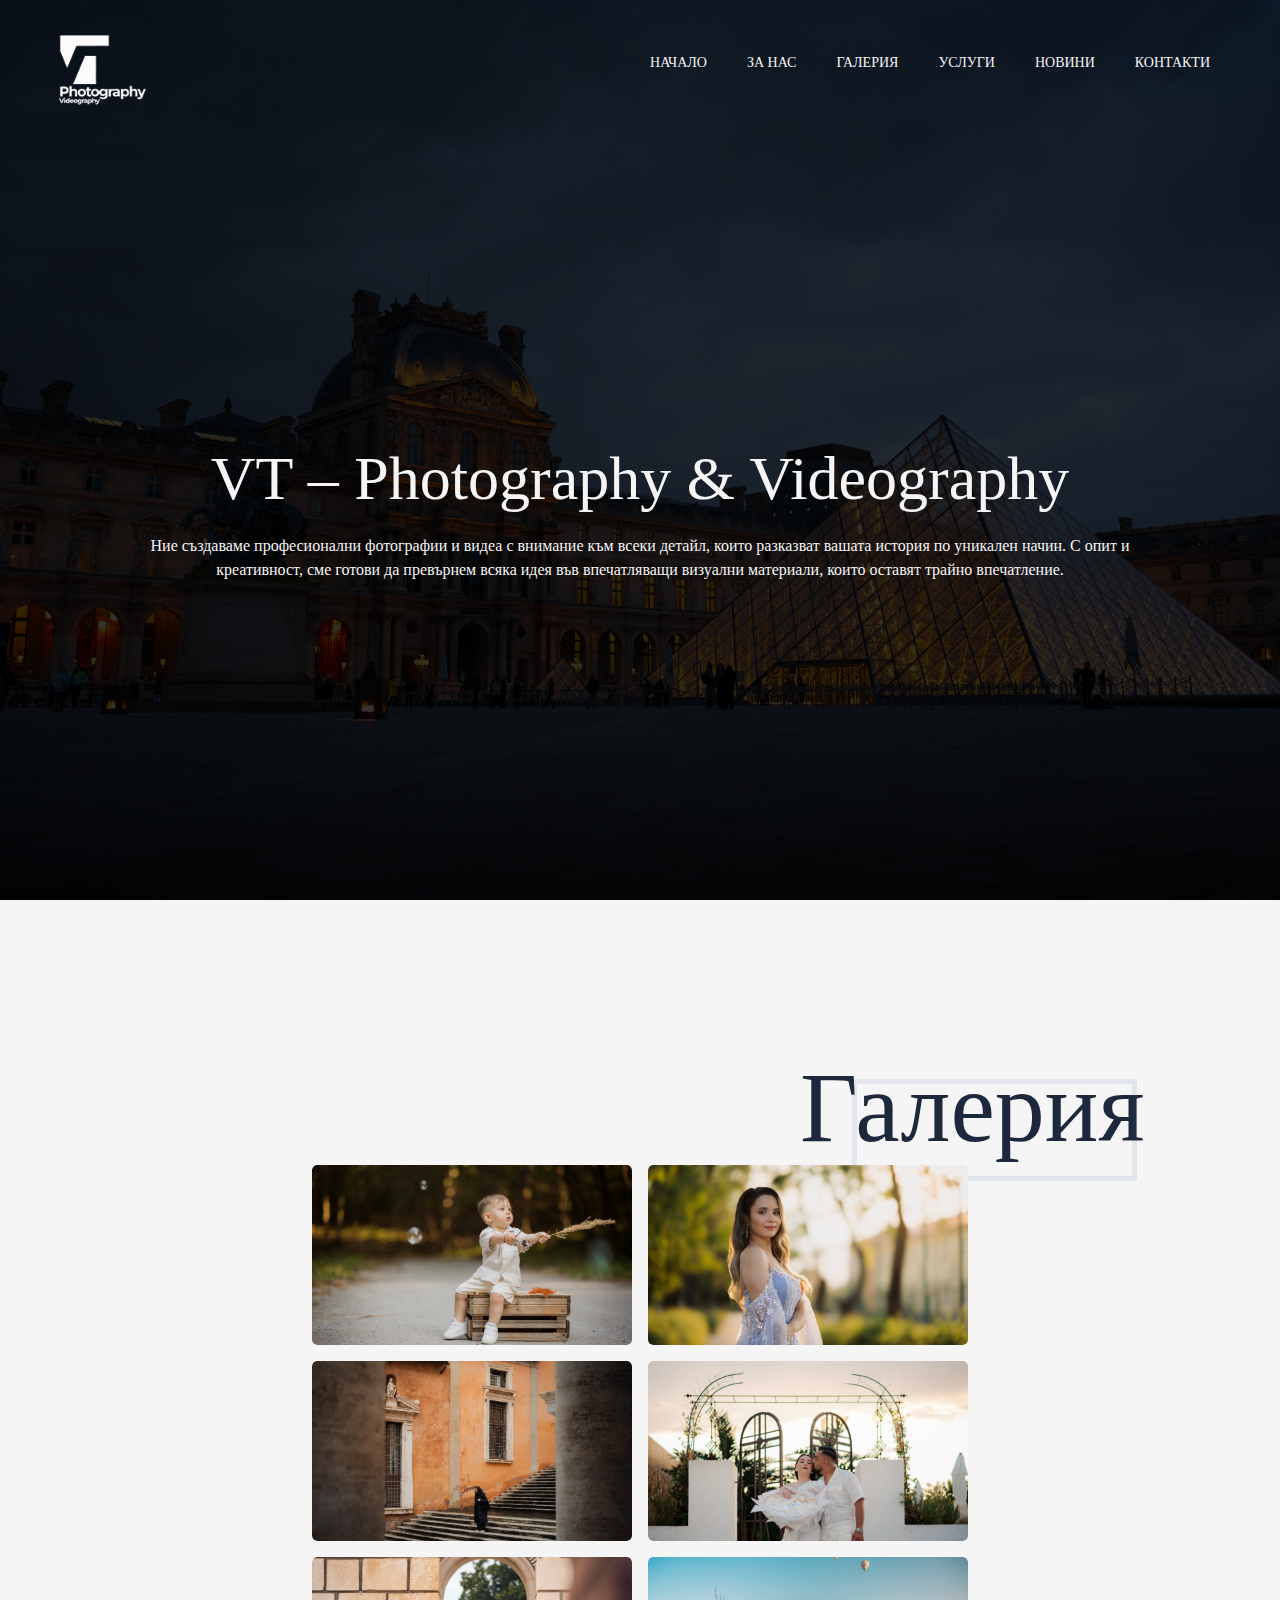
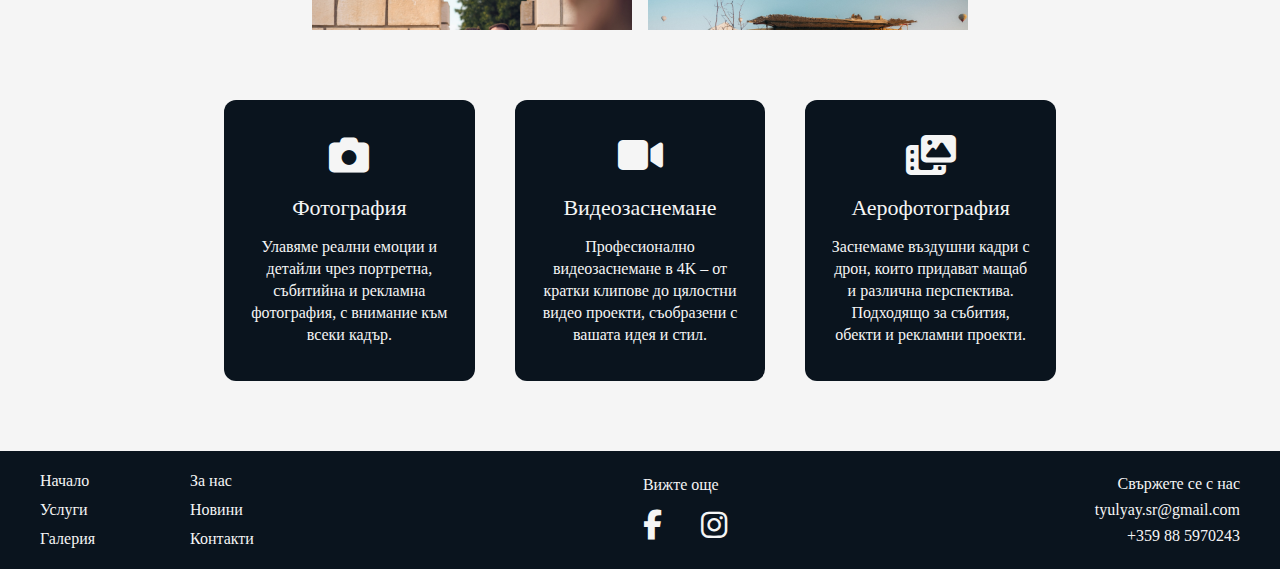
<file: index.html>
<!DOCTYPE html>
<html lang="bg">
<head>
    <meta charset="UTF-8">
    <meta name="viewport" content="width=device-width, initial-scale=1.0">
    <meta name="description" content="VT – Photography & Videography предлага професионална фотография и видеозаснемане за сватби, събития, проекти и реклами.">
    <meta name="keywords" content="фотография, видеозаснемане, VT Photography">
    <title>VT – Photography & Videography | Начало</title>
    <link rel="stylesheet" href="css/style.css">
    <link rel="stylesheet" href="css/responsive.css">
    <link rel="stylesheet" href="https://cdnjs.cloudflare.com/ajax/libs/font-awesome/6.5.0/css/all.min.css">
</head>
<body>
    <section class="header">
        <nav>
            <a href="index.html"><img src="images/header-logo.jpeg" alt="logo"></a>
            
            <div class="menu-toggle" id="menuToggle">
                <i class="fas fa-bars"></i>
            </div>

            <div class="nav-links" id="navLinks"> 
                <ul>
                    <li><a href="index.html">НАЧАЛО</a></li>
                    <li><a href="aboutus.html">ЗА НАС</a></li>
                    <li><a href="gallery.html">ГАЛЕРИЯ</a></li>
                    <li><a href="services.html">УСЛУГИ</a></li>
                    <li><a href="news.html">НОВИНИ</a></li>
                    <li><a href="contactus.html">КОНТАКТИ</a></li>
                </ul>
            </div>
        </nav>
        <div class="text-box">
            <h1>VT – Photography & Videography</h1>
            <p>
                Ние създаваме професионални фотографии и видеа с внимание към всеки детайл, които разказват вашата история по уникален начин.                     
                С опит и креативност, сме готови да превърнем всяка идея във впечатляващи визуални материали, които оставят трайно впечатление.
            </p>
        </div>
    </section>

    <section class="gallery-home">
        <h1 class="heading">Галерия</h1>
        <div class="container">
            <div class="child-container">
                <img src="images/pic1.jpeg" alt="изображение1">
            </div>
            <div class="child-container">
                <img src="images/pic2.jpeg" alt="изображение2">
            </div>
            <div class="child-container">
                <img src="images/pic3.jpeg" alt="изображение3">
            </div>
            <div class="child-container">
                <img src="images/pic4.jpeg" alt="изображение4">
            </div>
            <div class="child-container">
                <img src="images/pic5.jpeg" alt="изображение5">
            </div>
            <div class="child-container">
                <img src="images/pic6.jpeg" alt="изображение6">
            </div>
            <div class="child-container">
                <img src="images/pic7.jpeg" alt="изображение7">
            </div>
            <div class="child-container">
                <img src="images/pic8.jpeg" alt="изображение8">
            </div>
            <div class="child-container">
                <img src="images/pic9.jpeg" alt="изображение9">
            </div>
            <div class="child-container">
                <img src="images/pic10.jpeg" alt="изображение10">
            </div>
            <div class="child-container">
                <img src="images/pic11.jpeg" alt="изображение11">
            </div>
            <div class="child-container">
                <img src="images/pic12.jpeg" alt="изображение12">
            </div>
            <div class="child-container">
                <img src="images/pic13.jpeg" alt="изображение13">
            </div>
            <div class="child-container">
                <img src="images/pic14.jpeg" alt="изображение14">
            </div>
        </div>
    </section>

    <section class="services-preview">
        <div class="services-boxes">
            <div class="service-box">
                <i class="fas fa-camera"></i>
                <h3>Фотография</h3>
                <p>
                    Улавяме реални емоции и детайли чрез
                    портретна, събитийна и рекламна фотография,
                    с внимание към всеки кадър.
                </p>
            </div>
            <div class="service-box">
                <i class="fas fa-video"></i>
                <h3>Видеозаснемане</h3>
                <p>
                    Професионално видеозаснемане в 4K –
                    от кратки клипове до цялостни видео проекти,
                    съобразени с вашата идея и стил.
                </p>
            </div>
            <div class="service-box">
                <i class="fas fa-photo-video"></i>
                <h3>Аерофотография</h3>
                <p>
                    Заснемаме въздушни кадри с дрон,
                    които придават мащаб и различна перспектива.
                    Подходящо за събития, обекти и рекламни проекти.
                </p>
            </div>
        </div>
    </section>

    <footer class="footer">
        <div class="footer-container">
            <div class="footer-nav">
                <ul>
                    <li><a href="index.html">Начало</a></li>
                    <li><a href="aboutus.html">За нас</a></li>
                    <li><a href="services.html">Услуги</a></li>
                    <li><a href="news.html">Новини</a></li>
                    <li><a href="gallery.html">Галерия</a></li>
                    <li><a href="contactus.html">Контакти</a></li>
                </ul>
            </div>
            <div class="footer-socials">
                <p>Вижте още</p>
                <a href="https://www.facebook.com/share/1BGQAAUR4B/?mibextid=wwXIfr" target="_blank"><i class="fab fa-facebook-f"></i></a>
                <a href="https://www.instagram.com/vedat_photography?igsh=MXJ4cHM3d3U0Z2x2bg==" target="_blank"><i class="fab fa-instagram"></i></a>
            </div>
            <div class="footer-contact">
                <p>Свържете се с нас</p>
                <p>tyulyay.sr@gmail.com</p>
                <p>+359 88 5970243</p>
            </div>
        </div>
    </footer>

    <script src="javascript/script.js"></script>
</body>
</html>
</file>
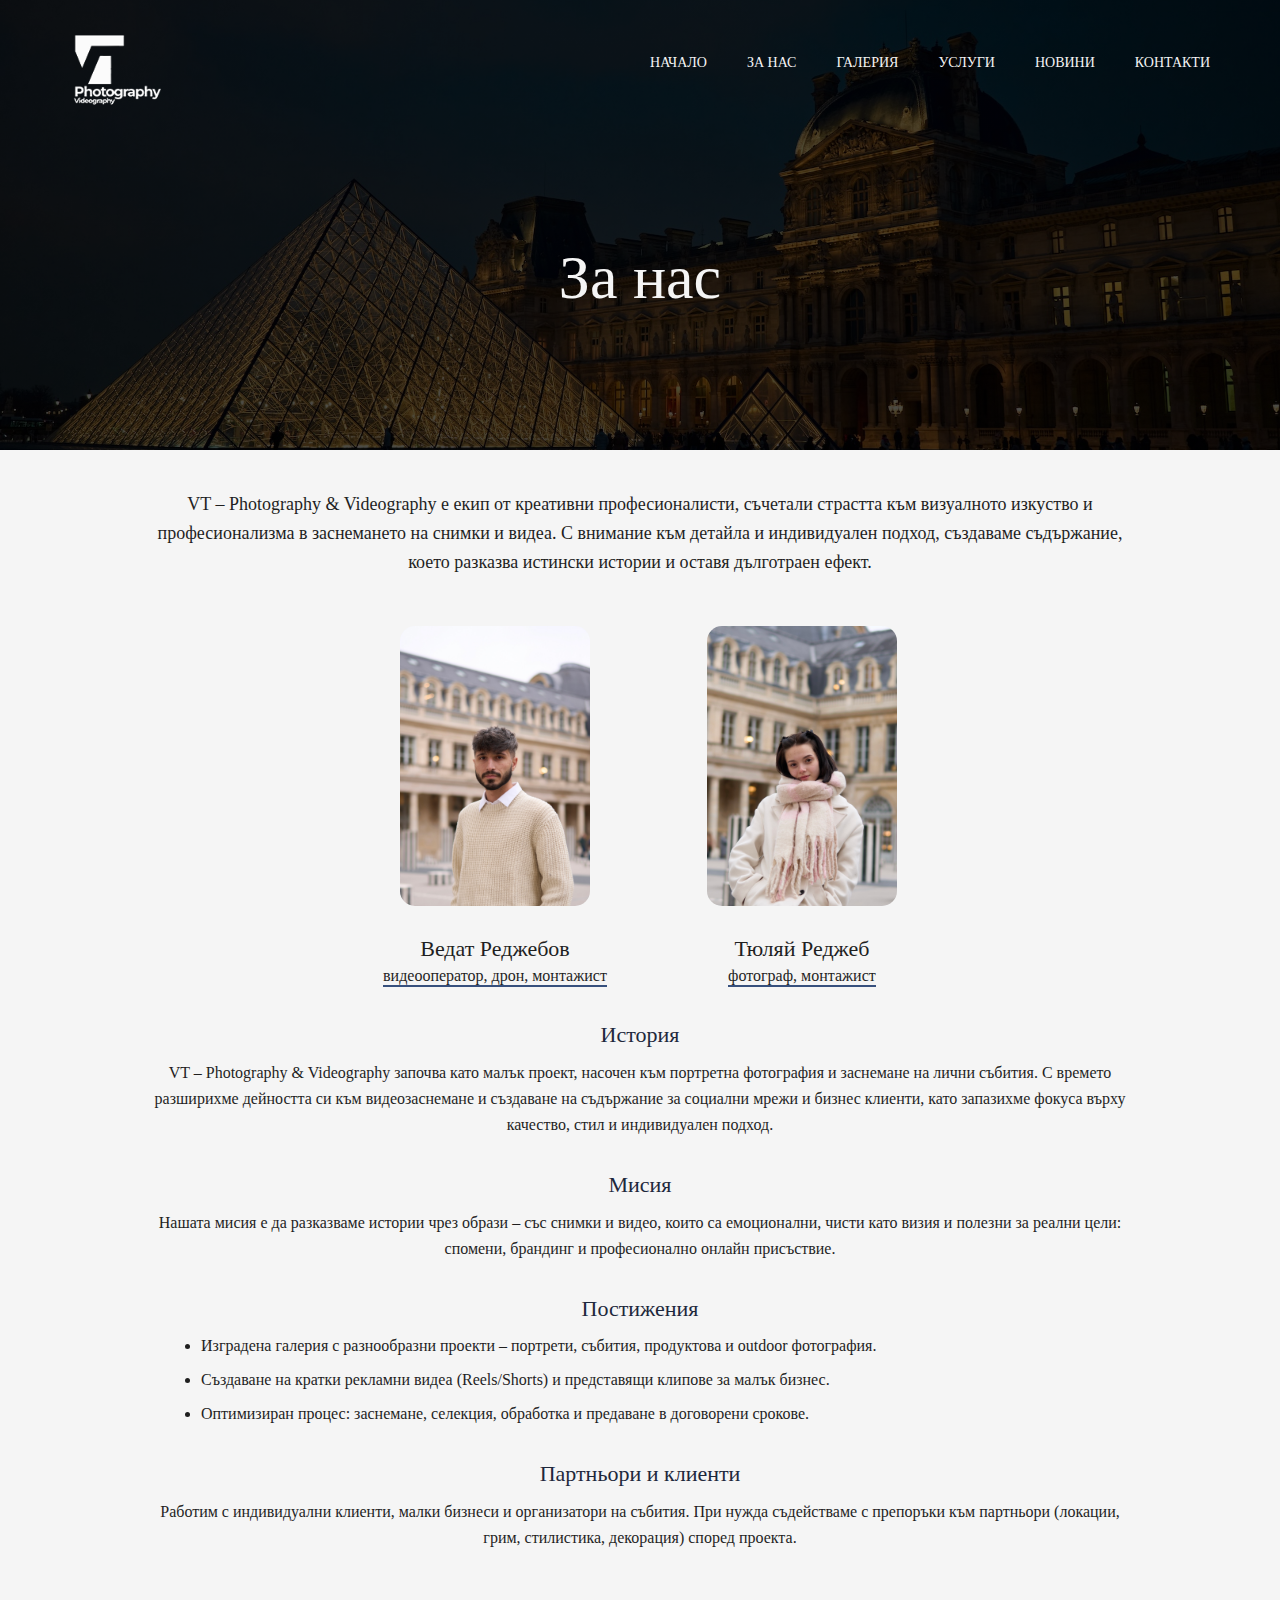
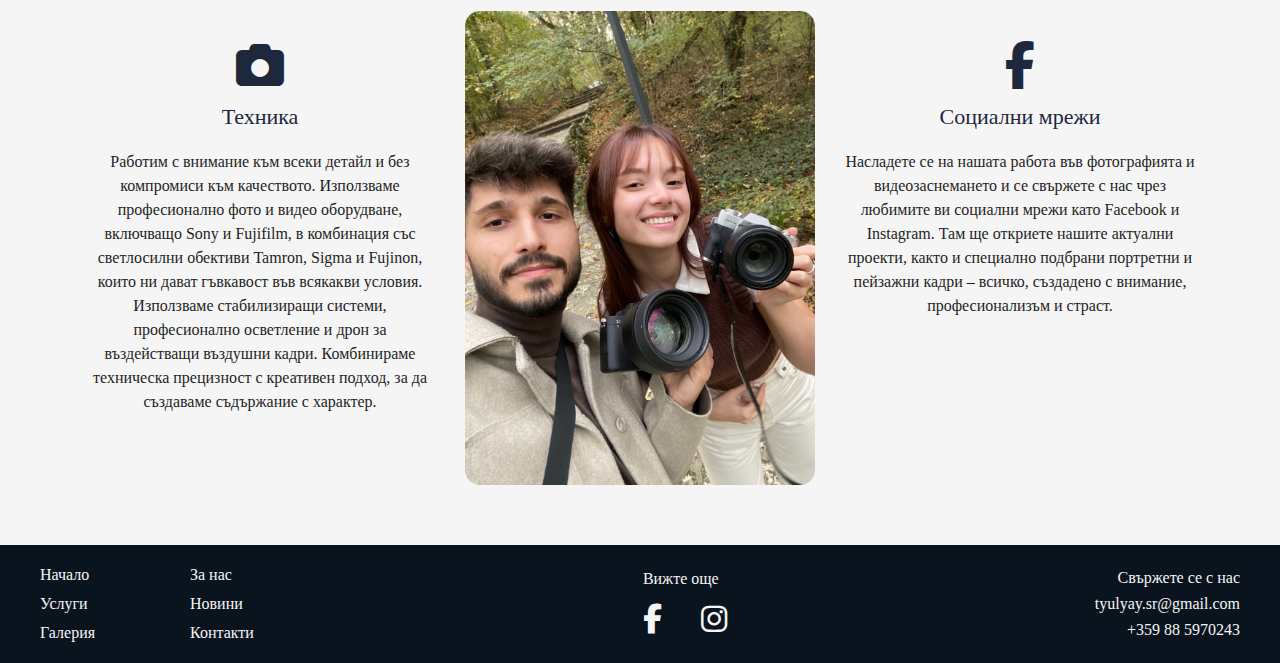
<file: aboutus.html>
<!DOCTYPE html>
<html lang="bg">
<head>
    <meta charset="UTF-8">
    <meta name="viewport" content="width=device-width, initial-scale=1.0">
    <meta name="description" content="VT – Photography & Videography екип и техника.">
    <meta name="keywords" content="фотография, видеозаснемане, екип, техника, VT Photography">
    <title>VT – Photography & Videography | За нас</title>
    <link rel="stylesheet" href="css/style.css">
    <link rel="stylesheet" href="css/responsive.css">
    <link rel="stylesheet" href="https://cdnjs.cloudflare.com/ajax/libs/font-awesome/6.5.0/css/all.min.css">
</head>
<body>
    <section class="sub-header">
       <nav>
            <a href="index.html"><img src="images/header-logo.jpeg" alt="logo"></a>

            <div class="menu-toggle" id="menuToggle">
                <i class="fas fa-bars"></i>
            </div>

            <div class="nav-links" id="navLinks"> 
                <ul>
                    <li><a href="index.html">НАЧАЛО</a></li>
                    <li><a href="aboutus.html">ЗА НАС</a></li>
                    <li><a href="gallery.html">ГАЛЕРИЯ</a></li>
                    <li><a href="services.html">УСЛУГИ</a></li>
                    <li><a href="news.html">НОВИНИ</a></li>
                    <li><a href="contactus.html">КОНТАКТИ</a></li>
                </ul>
            </div>
        </nav>
        <div class="text-box">
            <h1>За нас</h1>
        </div>
    </section>

    <section class="team">
        <div class="team-text-container">
            <p>
                VT – Photography & Videography е екип от креативни професионалисти, съчетали страстта към визуалното изкуство и професионализма в заснемането на снимки и видеа. 
                С внимание към детайла и индивидуален подход, създаваме съдържание, което разказва истински истории и оставя дълготраен ефект.
            </p>
        </div>
        <div class="team-container">
            <div class="team-member">
                <img src="images/vedat.jpeg" alt="Ведат Реджебов">
                <h3>Ведат Реджебов</h3>
                <p>видеооператор, дрон, монтажист</p>
            </div>
            <div class="team-member">
                <img src="images/tyulyay.jpeg" alt="Тюляй Реджеб">
                <h3>Тюляй Реджеб</h3>
                <p>фотограф, монтажист</p>
            </div>
        </div>

        <div class="about-details">
            <h2>История</h2>
            <p>
                VT – Photography & Videography започва като малък проект, насочен към портретна фотография и заснемане на лични събития.
                С времето разширихме дейността си към видеозаснемане и създаване на съдържание за социални мрежи и бизнес клиенти,
                като запазихме фокуса върху качество, стил и индивидуален подход.
            </p>
            <h2>Мисия</h2>
            <p>
                Нашата мисия е да разказваме истории чрез образи – със снимки и видео, които са емоционални, чисти като визия
                и полезни за реални цели: спомени, брандинг и професионално онлайн присъствие.
            </p>
            <h2>Постижения</h2>
            <ul class="about-list">
                <li>Изградена галерия с разнообразни проекти – портрети, събития, продуктова и outdoor фотография.</li>
                <li>Създаване на кратки рекламни видеа (Reels/Shorts) и представящи клипове за малък бизнес.</li>
                <li>Оптимизиран процес: заснемане, селекция, обработка и предаване в договорени срокове.</li>
            </ul>
            <h2>Партньори и клиенти</h2>
            <p>
                Работим с индивидуални клиенти, малки бизнеси и организатори на събития. При нужда съдействаме с препоръки към партньори
                (локации, грим, стилистика, декорация) според проекта.
            </p>
        </div>

        <div class="team-more-container">
            <div class="team-more">
                <i class="fas fa-camera"></i>
                <h3>Техника</h3>
                <p>
                    Работим с внимание към всеки детайл и без компромиси към качеството. Използваме професионално фото и видео оборудване, включващо Sony и Fujifilm, 
                    в комбинация със светлосилни обективи Tamron, Sigma и Fujinon, които ни дават гъвкавост във всякакви условия.
                    Използваме стабилизиращи системи, професионално осветление и дрон за въздействащи въздушни кадри. 
                    Комбинираме техническа прецизност с креативен подход, за да създаваме съдържание с характер.
                </p>
            </div>
            <div class="team-more">
                <img src="images/teamVT.jpeg" alt="Екип VT">
            </div>
            <div class="team-more">
                <i class="fab fa-facebook-f"></i>
                <h3>Социални мрежи</h3>
                <p>
                    Насладете се на нашата работа във фотографията и видеозаснемането и се свържете с нас чрез любимите 
                    ви социални мрежи като Facebook и Instagram. Там ще откриете нашите актуални проекти, както и специално подбрани 
                    портретни и пейзажни кадри – всичко, създадено с внимание, професионализъм и страст.
                </p>
            </div>
        </div>
    </section>

    <footer class="footer">
        <div class="footer-container">
            <div class="footer-nav">
                <ul>
                    <li><a href="index.html">Начало</a></li>
                    <li><a href="aboutus.html">За нас</a></li>
                    <li><a href="services.html">Услуги</a></li>
                    <li><a href="news.html">Новини</a></li>
                    <li><a href="gallery.html">Галерия</a></li>
                    <li><a href="contactus.html">Контакти</a></li>
                </ul>
            </div>
            <div class="footer-socials">
                <p>Вижте още</p>
                <a href="https://www.facebook.com/share/1BGQAAUR4B/?mibextid=wwXIfr" target="_blank"><i class="fab fa-facebook-f"></i></a>
                <a href="https://www.instagram.com/vedat_photography?igsh=MXJ4cHM3d3U0Z2x2bg==" target="_blank"><i class="fab fa-instagram"></i></a>
            </div>
            <div class="footer-contact">
                <p>Свържете се с нас</p>
                <p>tyulyay.sr@gmail.com</p>
                <p>+359 88 5970243</p>
            </div>
        </div>
    </footer>

    <script src="javascript/script.js"></script>
</body>
</html>
</file>
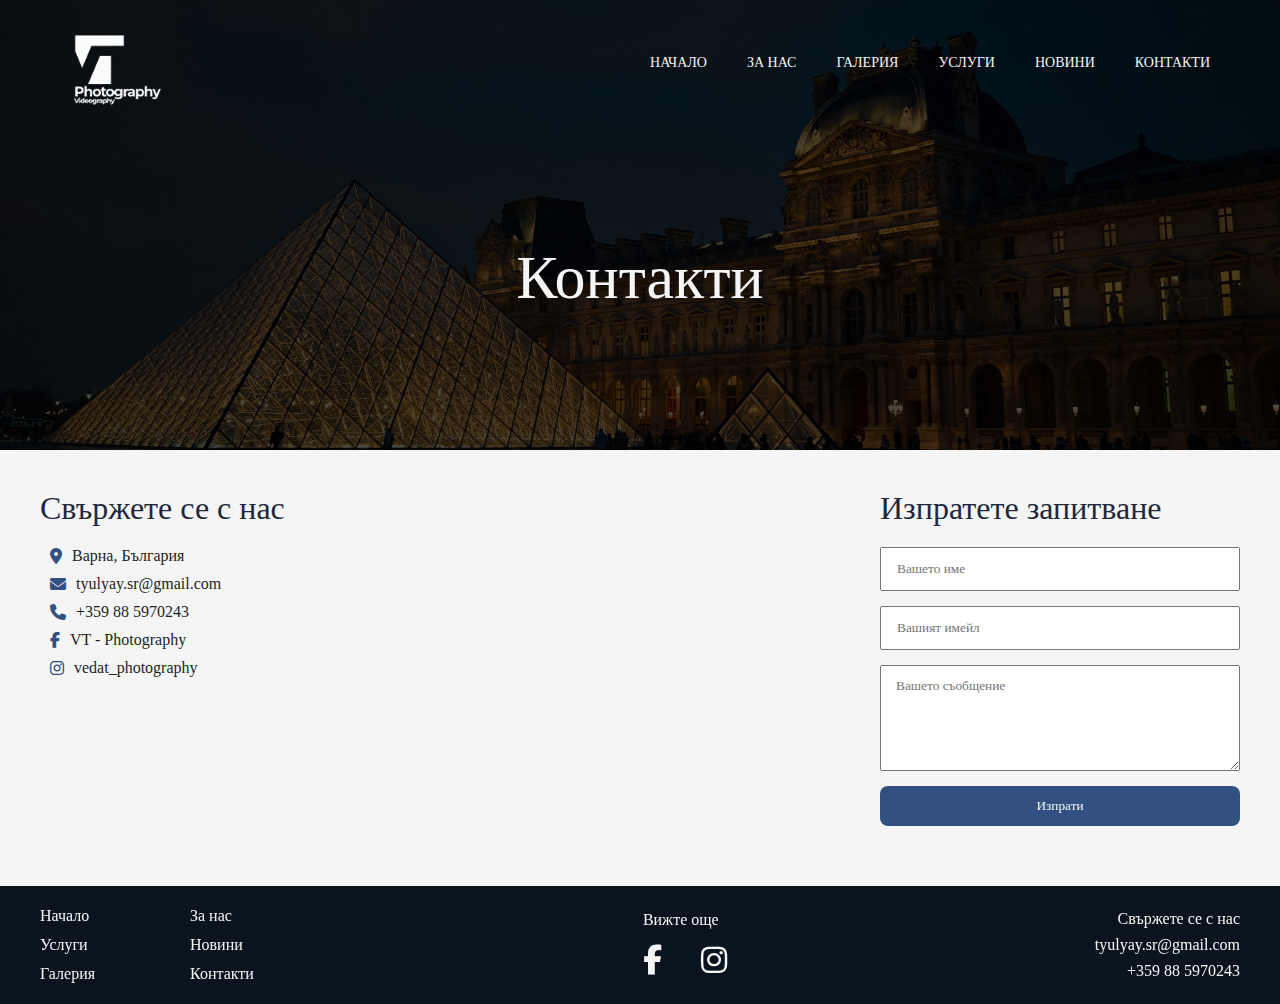
<file: contactus.html>
<!DOCTYPE html>
<html lang="bg">
<head>
    <meta charset="UTF-8">
    <meta name="viewport" content="width=device-width, initial-scale=1.0">
    <meta name="description" content="VT – Photography & Videography контакти.">
    <meta name="keywords" content="фотография, видеозаснемане, контакти, VT Photography">
    <title>VT – Photography & Videography | Контакти</title>
    <link rel="stylesheet" href="css/style.css">
    <link rel="stylesheet" href="css/responsive.css">
    <link rel="stylesheet" href="https://cdnjs.cloudflare.com/ajax/libs/font-awesome/6.5.0/css/all.min.css">
</head>
<body>
    <section class="sub-header">
       <nav>
            <a href="index.html"><img src="images/header-logo.jpeg" alt="logo"></a>

            <div class="menu-toggle" id="menuToggle">
                <i class="fas fa-bars"></i>
            </div>

            <div class="nav-links" id="navLinks"> 
                <ul>
                    <li><a href="index.html">НАЧАЛО</a></li>
                    <li><a href="aboutus.html">ЗА НАС</a></li>
                    <li><a href="gallery.html">ГАЛЕРИЯ</a></li>
                    <li><a href="services.html">УСЛУГИ</a></li>
                    <li><a href="news.html">НОВИНИ</a></li>
                    <li><a href="contactus.html">КОНТАКТИ</a></li>
                </ul>
            </div>
        </nav>
        <div class="text-box">
            <h1>Контакти</h1>
        </div>
    </section>

    <section class="contact">
        <div class="contact-container">
            <div class="contact-info"> 
                <h2>Свържете се с нас</h2> 
                <p><i class="fas fa-map-marker-alt"></i> Варна, България</p>
                <p><i class="fas fa-envelope"></i> tyulyay.sr@gmail.com</p>
                <p><i class="fas fa-phone"></i> +359 88 5970243</p>
                <p><i class="fab fa-facebook-f"></i> VT - Photography</p>
                <p><i class="fab fa-instagram"></i> vedat_photography</p> 
            </div>
            <div class="contact-map">
                <iframe 
                    src="https://www.google.com/maps/embed?pb=!1m18!1m12!1m3!1d2907.9847258108643!2d27.923879!3d43.2098097!2m3!1f0!2f0!3f0!3m2!1i1024!2i768!4f13.1!3m3!1m2!1s0x40a4540939dfa6d5%3A0x3d401ef3c09a59bf!2sUniversity%20of%20Economics%20%E2%80%93%20Varna!5e0!3m2!1sen!2sbg!4v1767443557285!5m2!1sen!2sbg" 
                    width="400" height="300" style="border:0;" 
                    allowfullscreen="" loading="lazy" referrerpolicy="no-referrer-when-downgrade">
                </iframe>
            </div>
            <div class="contact-form">
                <h2>Изпратете запитване</h2>
                <form action="#" method="POST">
                    <input type="text" name="name" placeholder="Вашето име" required>
                    <input type="email" name="email" placeholder="Вашият имейл" required>
                    <textarea name="message" rows="5" placeholder="Вашето съобщение" required></textarea>
                    <button type="submit">Изпрати</button>
                </form>
            </div>
        </div>
    </section>

    <footer class="footer">
        <div class="footer-container">
            <div class="footer-nav">
                <ul>
                    <li><a href="index.html">Начало</a></li>
                    <li><a href="aboutus.html">За нас</a></li>
                    <li><a href="services.html">Услуги</a></li>
                    <li><a href="news.html">Новини</a></li>
                    <li><a href="gallery.html">Галерия</a></li>
                    <li><a href="contactus.html">Контакти</a></li>
                </ul>
            </div>
            <div class="footer-socials">
                <p>Вижте още</p>
                <a href="https://www.facebook.com/share/1BGQAAUR4B/?mibextid=wwXIfr" target="_blank"><i class="fab fa-facebook-f"></i></a>
                <a href="https://www.instagram.com/vedat_photography?igsh=MXJ4cHM3d3U0Z2x2bg==" target="_blank"><i class="fab fa-instagram"></i></a>
            </div>
            <div class="footer-contact">
                <p>Свържете се с нас</p>
                <p>tyulyay.sr@gmail.com</p>
                <p>+359 88 5970243</p>
            </div>
        </div>
    </footer>

    <script src="javascript/script.js"></script>
</body>
</html>
</file>
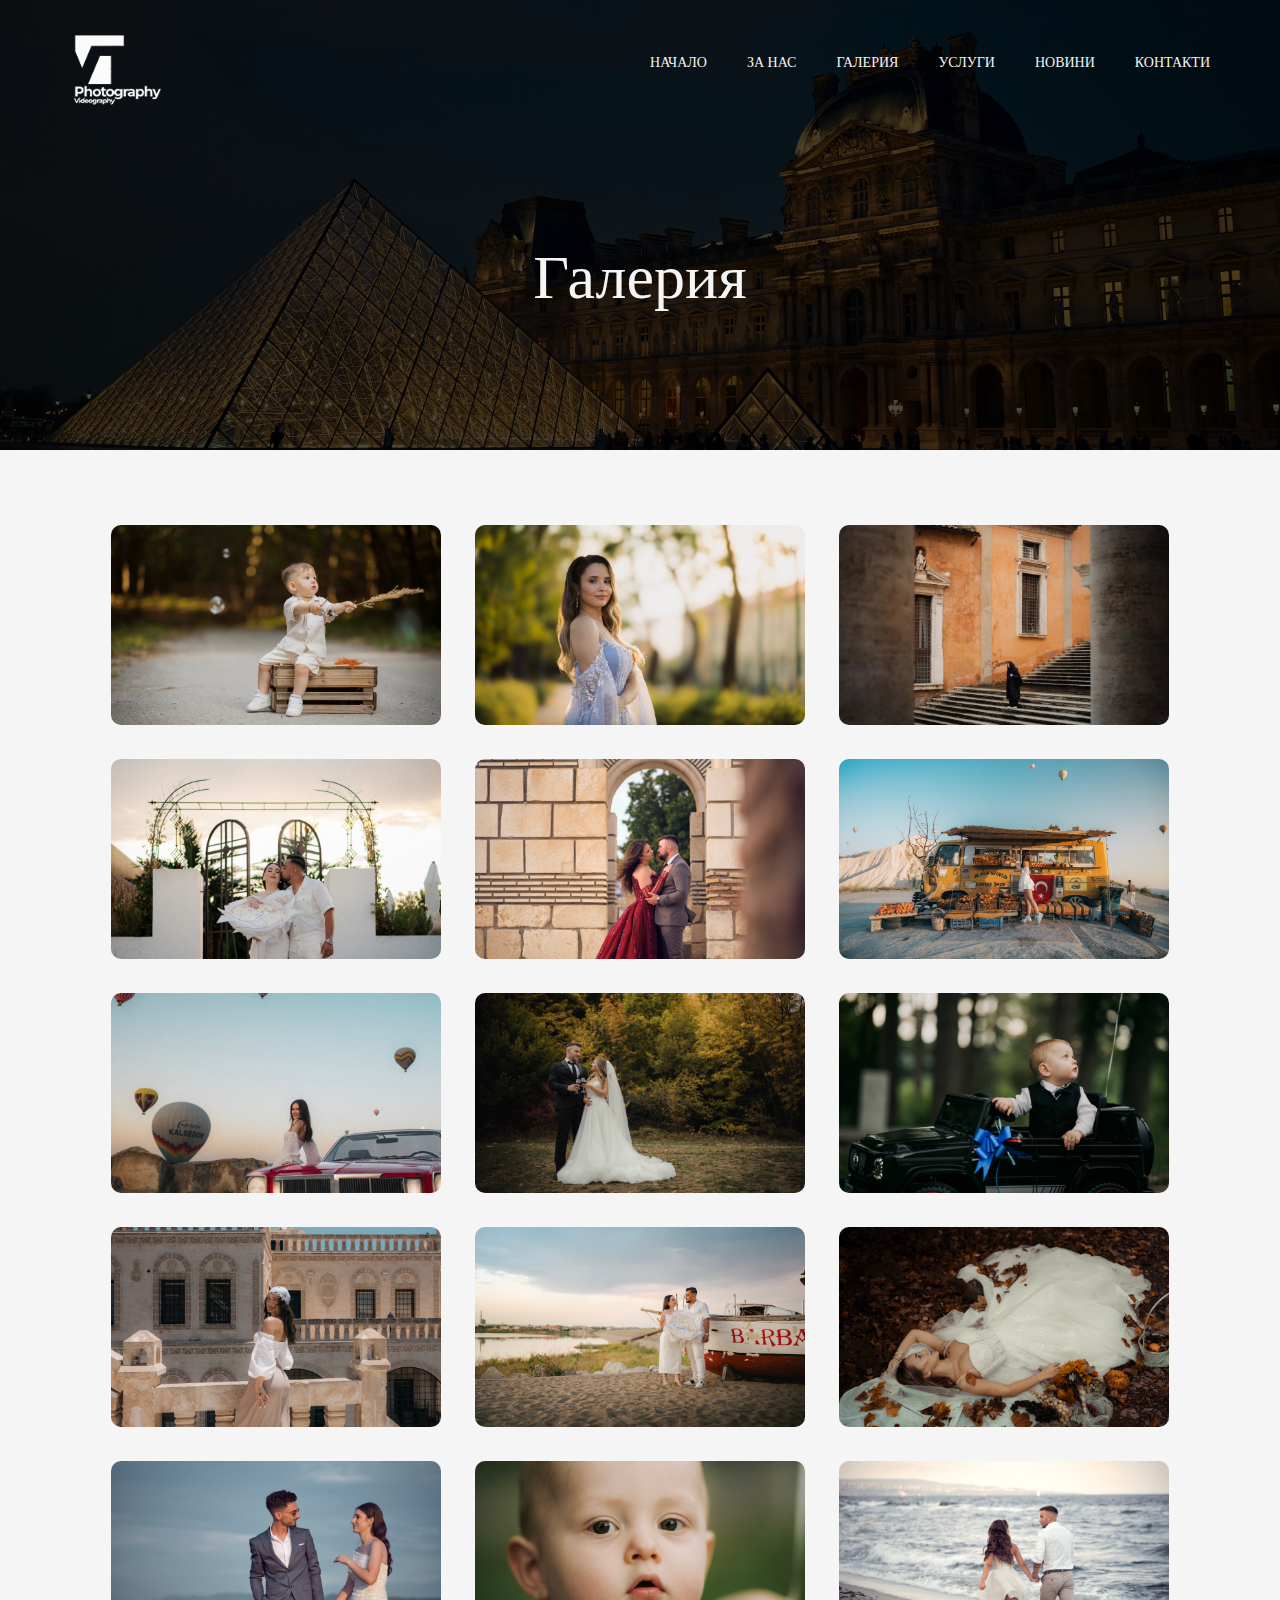
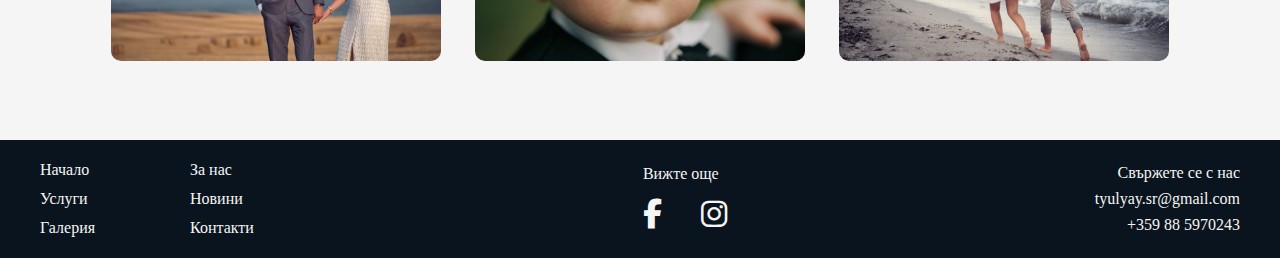
<file: gallery.html>
<!DOCTYPE html>
<html lang="bg">
<head>
    <meta charset="UTF-8">
    <meta name="viewport" content="width=device-width, initial-scale=1.0">
    <meta name="description" content="VT – Photography & Videography галерия.">
    <meta name="keywords" content="фотография, галерия, VT Photography">
    <title>VT – Photography & Videography | Галерия</title>
    <link rel="stylesheet" href="css/style.css">
    <link rel="stylesheet" href="css/responsive.css">
    <link rel="stylesheet" href="https://cdnjs.cloudflare.com/ajax/libs/font-awesome/6.5.0/css/all.min.css">
</head>
<body>
    <section class="sub-header">
       <nav>
            <a href="index.html"><img src="images/header-logo.jpeg" alt="logo"></a>

            <div class="menu-toggle" id="menuToggle">
                <i class="fas fa-bars"></i>
            </div>
            
            <div class="nav-links" id="navLinks"> 
                <ul>
                    <li><a href="index.html">НАЧАЛО</a></li>
                    <li><a href="aboutus.html">ЗА НАС</a></li>
                    <li><a href="gallery.html">ГАЛЕРИЯ</a></li>
                    <li><a href="services.html">УСЛУГИ</a></li>
                    <li><a href="news.html">НОВИНИ</a></li>
                    <li><a href="contactus.html">КОНТАКТИ</a></li>
                </ul>
            </div>
        </nav>
        <div class="text-box">
            <h1>Галерия</h1>
        </div>
    </section>

    <section class="gallery">
        <div class="gallery-container">
            <div class="gallery-item">
                <img src="images/pic1.jpeg" alt="изображение1">
                <img src="images/pic2.jpeg" alt="изображение2">
                <img src="images/pic3.jpeg" alt="изображение3">
                <img src="images/pic4.jpeg" alt="изображение4">
                <img src="images/pic5.jpeg" alt="изображение5">
                <img src="images/pic6.jpeg" alt="изображение6">
                <img src="images/pic7.jpeg" alt="изображение7">
                <img src="images/pic8.jpeg" alt="изображение8">
                <img src="images/pic9.jpeg" alt="изображение9">
                <img src="images/pic10.jpeg" alt="изображение10">
                <img src="images/pic11.jpeg" alt="изображение11">
                <img src="images/pic12.jpeg" alt="изображение12">
                <img src="images/pic13.jpeg" alt="изображение13">
                <img src="images/pic14.jpeg" alt="изображение14">
                <img src="images/pic15.jpeg" alt="изображение15">
            </div>
        </div>
        <div id="overlay">
            <img id="overlayImg">
        </div>
    </section>

    <footer class="footer">
        <div class="footer-container">
            <div class="footer-nav">
                <ul>
                    <li><a href="index.html">Начало</a></li>
                    <li><a href="aboutus.html">За нас</a></li>
                    <li><a href="services.html">Услуги</a></li>
                    <li><a href="news.html">Новини</a></li>
                    <li><a href="gallery.html">Галерия</a></li>
                    <li><a href="contactus.html">Контакти</a></li>
                </ul>
            </div>
            <div class="footer-socials">
                <p>Вижте още</p>
                <a href="https://www.facebook.com/share/1BGQAAUR4B/?mibextid=wwXIfr" target="_blank"><i class="fab fa-facebook-f"></i></a>
                <a href="https://www.instagram.com/vedat_photography?igsh=MXJ4cHM3d3U0Z2x2bg==" target="_blank"><i class="fab fa-instagram"></i></a>
            </div>
            <div class="footer-contact">
                <p>Свържете се с нас</p>
                <p>tyulyay.sr@gmail.com</p>
                <p>+359 88 5970243</p>
            </div>
        </div>
    </footer>

    <script src="javascript/script.js"></script>
</body>
</html>
</file>
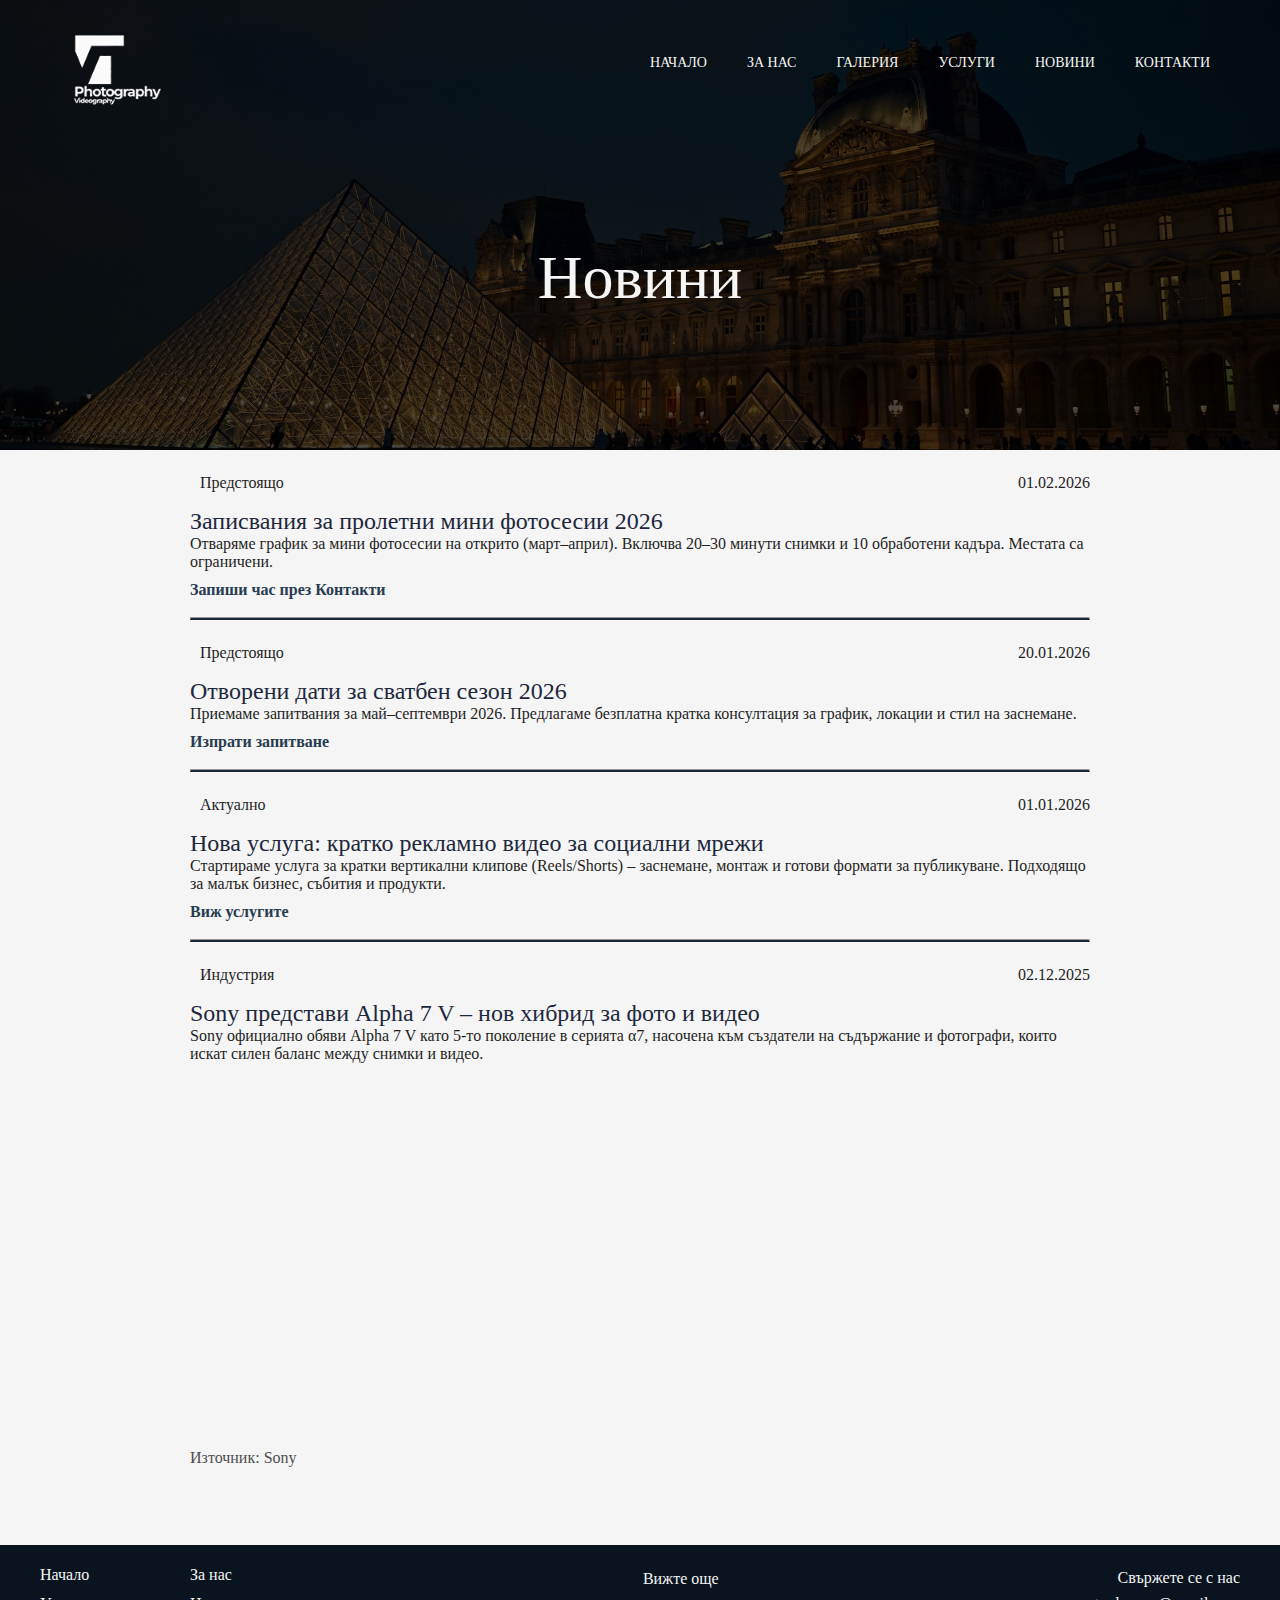
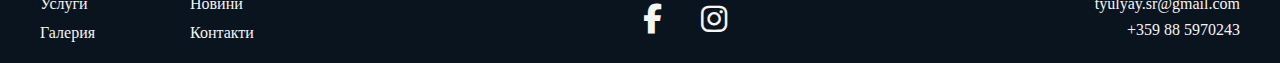
<file: news.html>
<!DOCTYPE html>
<html lang="bg">
<head>
    <meta charset="UTF-8">
    <meta name="viewport" content="width=device-width, initial-scale=1.0">
    <meta name="description" content="VT – Photography & Videography новини.">
    <meta name="keywords" content="фотография, видеозаснемане, новини, VT Photography">
    <title>VT – Photography & Videography | Новини</title>
    <link rel="stylesheet" href="css/style.css">
    <link rel="stylesheet" href="css/responsive.css">
    <link rel="stylesheet" href="https://cdnjs.cloudflare.com/ajax/libs/font-awesome/6.5.0/css/all.min.css">
</head>
<body>
    <section class="sub-header">
       <nav>
            <a href="index.html"><img src="images/header-logo.jpeg" alt="logo"></a>

            <div class="menu-toggle" id="menuToggle">
                <i class="fas fa-bars"></i>
            </div>

            <div class="nav-links" id="navLinks"> 
                <ul>
                    <li><a href="index.html">НАЧАЛО</a></li>
                    <li><a href="aboutus.html">ЗА НАС</a></li>
                    <li><a href="gallery.html">ГАЛЕРИЯ</a></li>
                    <li><a href="services.html">УСЛУГИ</a></li>
                    <li><a href="news.html">НОВИНИ</a></li>
                    <li><a href="contactus.html">КОНТАКТИ</a></li>
                </ul>
            </div>
        </nav>
        <div class="text-box">
            <h1>Новини</h1>
        </div>
    </section>

    <section class="news">
        <div class="news-container">
            <article class="news-item">
                <div class="news-meta">
                    <span class="news-tag">Предстоящо</span>
                    <time datetime="2026-02-01">01.02.2026</time>
                </div>
                <h2>Записвания за пролетни мини фотосесии 2026</h2>
                <p>
                    Отваряме график за мини фотосесии на открито (март–април). Включва 20–30 минути снимки и
                    10 обработени кадъра. Местата са ограничени.
                </p>
                <a class="news-link" href="contactus.html">Запиши час през Контакти</a>
            </article>

            <hr class="news-divider">

            <article class="news-item">
                <div class="news-meta">
                    <span class="news-tag">Предстоящо</span>
                    <time datetime="2026-01-20">20.01.2026</time>
                </div>
                <h2>Отворени дати за сватбен сезон 2026</h2>
                <p>
                    Приемаме запитвания за май–септември 2026. Предлагаме безплатна кратка консултация за график,
                    локации и стил на заснемане.
                </p>
                <a class="news-link" href="contactus.html">Изпрати запитване</a>
            </article>

            <hr class="news-divider">

            <article class="news-item">
                <div class="news-meta">
                    <span class="news-tag">Актуално</span>
                    <time datetime="2026-01-01">01.01.2026</time>
                </div>
                <h2>Нова услуга: кратко рекламно видео за социални мрежи</h2>
                <p>
                    Стартираме услуга за кратки вертикални клипове (Reels/Shorts) – заснемане, монтаж и готови формати
                    за публикуване. Подходящо за малък бизнес, събития и продукти.
                </p>
                <a class="news-link" href="services.html">Виж услугите</a>
            </article>

            <hr class="news-divider">

            <article class="news-item">
                <div class="news-meta">
                    <span class="news-tag">Индустрия</span>
                    <time datetime="2025-12-02">02.12.2025</time>
                </div>
                <h2>Sony представи Alpha 7 V – нов хибрид за фото и видео</h2>
                <p>
                    Sony официално обяви Alpha 7 V като 5-то поколение в серията α7, насочена към създатели на съдържание
                    и фотографи, които искат силен баланс между снимки и видео.
                </p>

                <div class="news-embed">
                    <iframe 
                        width="560" height="315" 
                        src="https://www.youtube.com/embed/x_hlDW5kmyc?si=EXUTxcdN1mgWXQUz" 
                        title="YouTube video player" 
                        frameborder="0" 
                        allow="accelerometer; autoplay; clipboard-write; encrypted-media; gyroscope; picture-in-picture; web-share" 
                        referrerpolicy="strict-origin-when-cross-origin" allowfullscreen>
                    </iframe>
                </div>
                <p class="news-source">
                    Източник: Sony
                </p>
            </article>
        </div>
    </section>

    <footer class="footer">
        <div class="footer-container">
            <div class="footer-nav">
                <ul>
                    <li><a href="index.html">Начало</a></li>
                    <li><a href="aboutus.html">За нас</a></li>
                    <li><a href="services.html">Услуги</a></li>
                    <li><a href="news.html">Новини</a></li>
                    <li><a href="gallery.html">Галерия</a></li>
                    <li><a href="contactus.html">Контакти</a></li>
                </ul>
            </div>
            <div class="footer-socials">
                <p>Вижте още</p>
                <a href="https://www.facebook.com/share/1BGQAAUR4B/?mibextid=wwXIfr" target="_blank"><i class="fab fa-facebook-f"></i></a>
                <a href="https://www.instagram.com/vedat_photography?igsh=MXJ4cHM3d3U0Z2x2bg==" target="_blank"><i class="fab fa-instagram"></i></a>
            </div>
            <div class="footer-contact">
                <p>Свържете се с нас</p>
                <p>tyulyay.sr@gmail.com</p>
                <p>+359 88 5970243</p>
            </div>
        </div>
    </footer>

    <script src="javascript/script.js"></script>
</body>
</html>
</file>
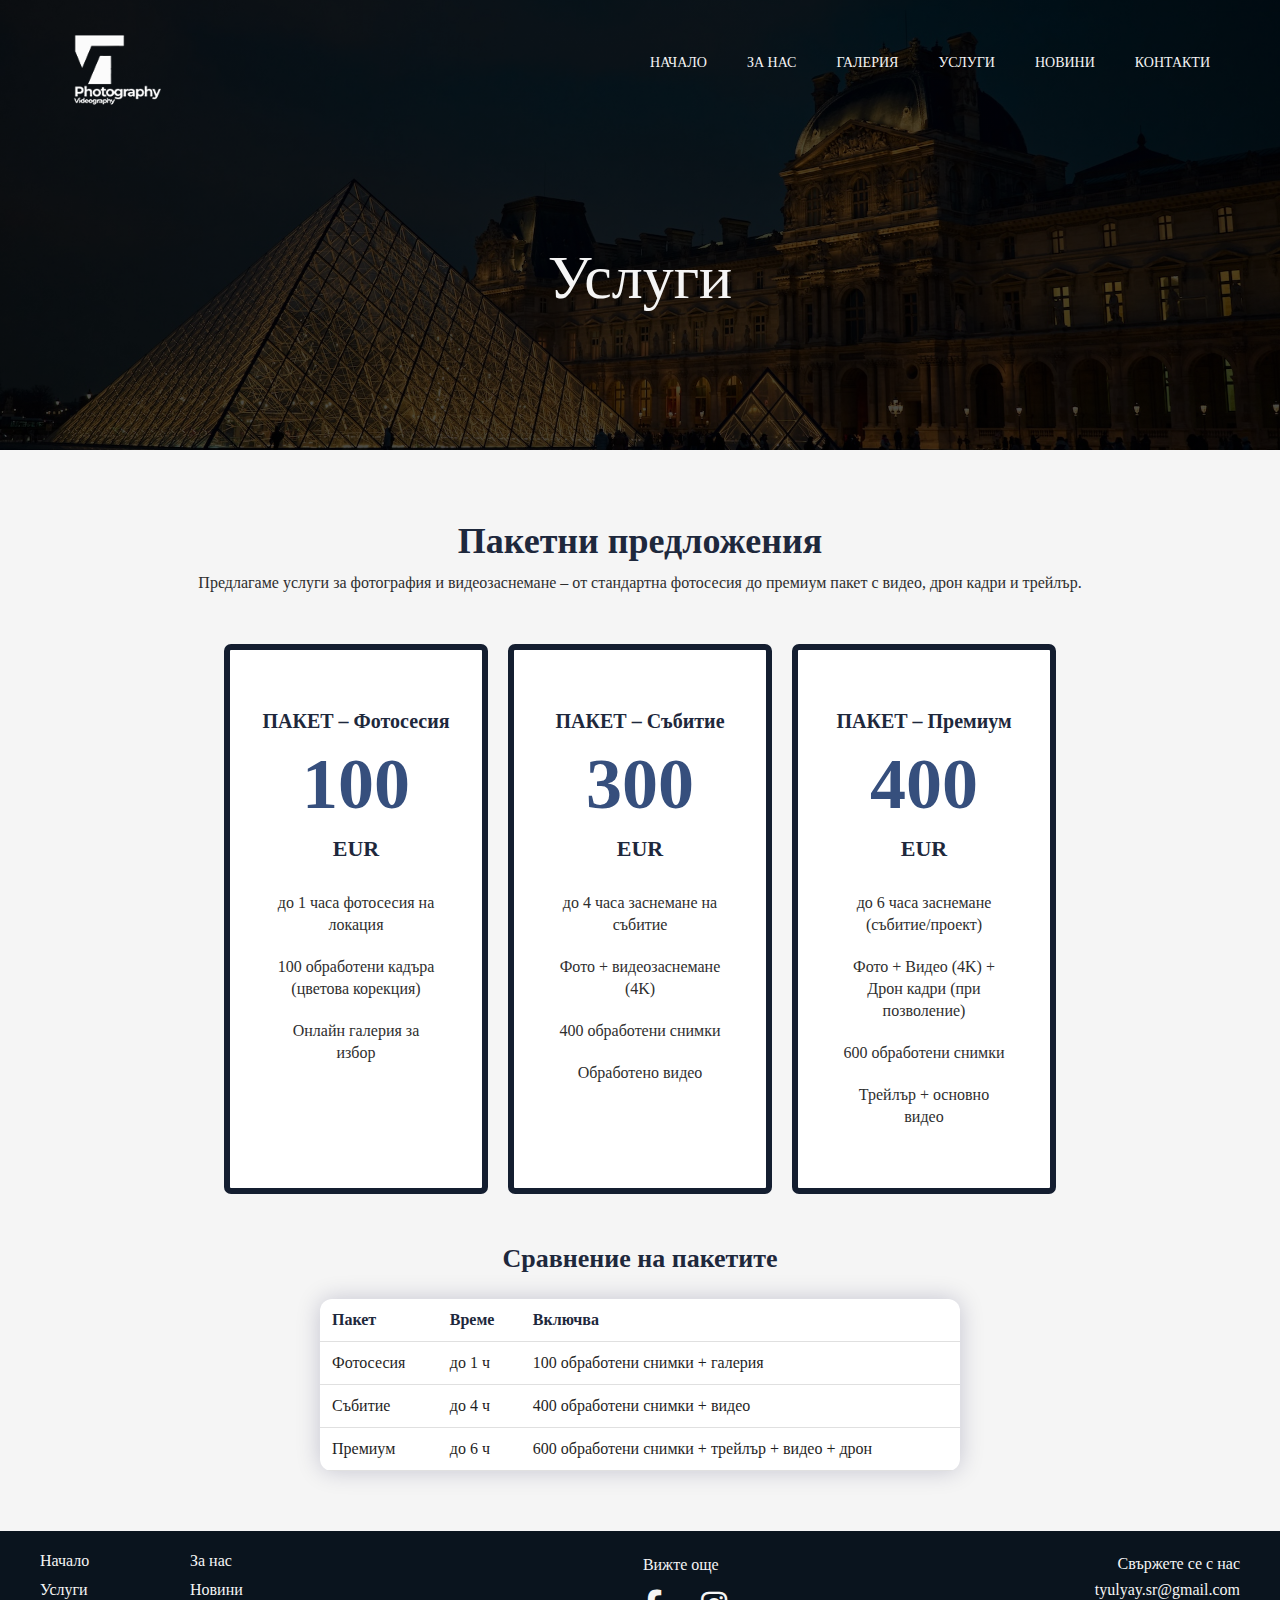
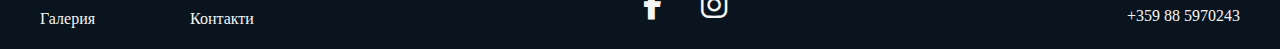
<file: services.html>
<!DOCTYPE html>
<html lang="bg">
<head>
    <meta charset="UTF-8">
    <meta name="viewport" content="width=device-width, initial-scale=1.0">
    <meta name="description" content="VT – Photography & Videography предлагащи услуги.">
    <meta name="keywords" content="фотография, видеозаснемане, услуги, VT Photography">
    <title>VT – Photography & Videography | Услуги</title>
    <link rel="stylesheet" href="css/style.css">
    <link rel="stylesheet" href="css/responsive.css">
    <link rel="stylesheet" href="https://cdnjs.cloudflare.com/ajax/libs/font-awesome/6.5.0/css/all.min.css">
</head>
<body>
    <section class="sub-header">
       <nav>
            <a href="index.html"><img src="images/header-logo.jpeg" alt="logo"></a>

            <div class="menu-toggle" id="menuToggle">
                <i class="fas fa-bars"></i>
            </div>

            <div class="nav-links" id="navLinks"> 
                <ul>
                    <li><a href="index.html">НАЧАЛО</a></li>
                    <li><a href="aboutus.html">ЗА НАС</a></li>
                    <li><a href="gallery.html">ГАЛЕРИЯ</a></li>
                    <li><a href="services.html">УСЛУГИ</a></li>
                    <li><a href="news.html">НОВИНИ</a></li>
                    <li><a href="contactus.html">КОНТАКТИ</a></li>
                </ul>
            </div>
        </nav>
        <div class="text-box">
            <h1>Услуги</h1>
        </div>
    </section>

    <section class="services">
        <h1>Пакетни предложения</h1>
        <p>
            Предлагаме услуги за фотография и видеозаснемане – от стандартна фотосесия до премиум пакет
            с видео, дрон кадри и трейлър.
        </p>
        <div class="services-row">
            <div class="services-col">
                <h3>ПАКЕТ – Фотосесия</h3>
                <h4>100</h4>
                <h2>EUR</h2>
                <p>до 1 часа фотосесия на локация</p>
                <p>100 обработени кадъра (цветова корекция)</p>
                <p>Онлайн галерия за избор</p>
            </div>
            <div class="services-col">
                <h3>ПАКЕТ – Събитие</h3>
                <h4>300</h4>
                <h2>EUR</h2>
                <p>до 4 часа заснемане на събитие</p>
                <p>Фото + видеозаснемане (4K)</p>
                <p>400 обработени снимки</p>
                <p>Обработено видео</p>
            </div>
            <div class="services-col">
                <h3>ПАКЕТ – Премиум</h3>
                <h4>400</h4>
                <h2>EUR</h2>
                <p>до 6 часа заснемане (събитие/проект)</p>
                <p>Фото + Видео (4K) + Дрон кадри (при позволение)</p>
                <p>600 обработени снимки</p>
                <p>Трейлър + основно видео</p>
            </div>
        </div>

        <h2>Сравнение на пакетите</h2>
        <table class="pricing-table">
            <thead>
                <tr>
                    <th>Пакет</th>
                    <th>Време</th>
                    <th>Включва</th>
                </tr>
            </thead>
            <tbody>
                <tr>
                    <td>Фотосесия</td>
                    <td>до 1 ч</td>
                    <td>100 обработени снимки + галерия</td>
                </tr>
                <tr>
                    <td>Събитие</td>
                    <td>до 4 ч</td>
                    <td>400 обработени снимки + видео</td>
                </tr>
                <tr>
                    <td>Премиум</td>
                    <td>до 6 ч</td>
                    <td>600 обработени снимки + трейлър + видео + дрон</td>
                </tr>
            </tbody>
        </table>
    </section>

    <footer class="footer">
        <div class="footer-container">
            <div class="footer-nav">
                <ul>
                    <li><a href="index.html">Начало</a></li>
                    <li><a href="aboutus.html">За нас</a></li>
                    <li><a href="services.html">Услуги</a></li>
                    <li><a href="news.html">Новини</a></li>
                    <li><a href="gallery.html">Галерия</a></li>
                    <li><a href="contactus.html">Контакти</a></li>
                </ul>
            </div>
            <div class="footer-socials">
                <p>Вижте още</p>
                <a href="https://www.facebook.com/share/1BGQAAUR4B/?mibextid=wwXIfr" target="_blank"><i class="fab fa-facebook-f"></i></a>
                <a href="https://www.instagram.com/vedat_photography?igsh=MXJ4cHM3d3U0Z2x2bg==" target="_blank"><i class="fab fa-instagram"></i></a>
            </div>
            <div class="footer-contact">
                <p>Свържете се с нас</p>
                <p>tyulyay.sr@gmail.com</p>
                <p>+359 88 5970243</p>
            </div>
        </div>
    </footer>

    <script src="javascript/script.js"></script>
</body>
</html>
</file>
<file: css/style.css>
/* home */
*{
    font-family: Georgia, 'Times New Roman', Times, serif;
    font-weight: 300;
    margin: 0;
}

body {
    background-color: whitesmoke;
    color: #1f1f1f;
}

.header {
    width: 100%;
    min-height: 100vh;
    background: linear-gradient(rgba(0,0,0,0.8), rgba(0,0,0,0.8)), url('../images/header-background.jpeg') center/cover no-repeat;
    display: flex;
    flex-direction: column;
}

.menu-toggle {
    display: none;
    color: whitesmoke;
}

nav {
    display: flex;
    justify-content: space-between;
    align-items: center;
    margin-right: 50px;
    flex-wrap: wrap;
}

nav img{
    margin-left: 50px;
    width: 60%;
    height: 60%;
}

.nav-links ul {
    display: flex;
    list-style: none;
}

.nav-links ul li {
    padding: 0px 20px;
}

.nav-links ul li a {
    color: whitesmoke;
    text-decoration: none;
    font-size: 14px;
}

.nav-links ul li a:hover{
    border-bottom: 2px solid whitesmoke;
}

.text-box {
    flex: 1;
    display: flex;
    flex-direction: column;
    justify-content: center;
    align-items: center;
    text-align: center;
    color: whitesmoke;
}

.text-box h1 {
    font-size: 62px;
    margin-bottom: 20px;
}

.text-box p {
    line-height: 1.5;
    max-width: 80%;
}

.gallery-home {
    position: relative;
    padding: 150px 0 80px;
    height: 500px;
    overflow: hidden;
}

.heading {
    font-size: 100px;
    margin-left: 800px;
    color: rgb(30, 40, 60);
    display: inline-block;
    position: relative;

}

.heading::after {
    content: "";
    width: 80%;
    height: 80%;
    position: absolute;
    top: 25%;
    left: 15%;
    border: 5px solid rgba(62, 92, 149, 0.1);
}

@keyframes move {
    from {
      transform: rotate(-30deg) translate(0px, -450px);
    }
    to {
      transform: rotate(-30deg) translate(0px, -800px);
    }
}

.container {
    position: relative;
    width: max-content;
    margin: 0 auto;
    display: grid;
    grid-template-columns: repeat(2, 320px);
    gap: 1rem;
    animation: move 10.5s linear infinite alternate;
}

.container .child-container {
    width: 320px;
    height: 180px;
    border-radius: 5px;
    overflow: hidden;
}

.child-container img {
    width: 100%;
    height: 100%;
    border-radius: inherit;
    object-fit: cover;
}

.services-preview {
    width: 100%;
    padding: 70px 0;
    text-align: center;
}

.services-boxes {
    width: 65%;
    margin: auto;
    display: flex;
    gap: 40px;
}

.service-box {
    flex: 1;
    background: rgb(10, 20, 30);;
    color: whitesmoke;
    padding: 35px 25px;
    border-radius: 12px;
}

.service-box i {
    font-size: 40px;
    margin-bottom: 20px;
}

.service-box h3 {
    font-size: 22px;
    margin-bottom: 15px;
}

.service-box p {
    line-height: 22px;
}

/* footer */
.footer {
    background-color: rgb(10, 20, 30);
    color: whitesmoke;
    padding: 20px 40px;
}

.footer-container {
    max-width: 1200px;
    margin: 0 auto;
    display: flex;
    justify-content: space-between;
    align-items: center;
    flex-wrap: wrap;
}

.footer-socials a {
    color: whitesmoke;
    font-size: 30px;
    margin-right: 35px;
}

.footer-socials a:hover {
    color: rgb(55, 80, 130);
}

.footer-nav ul{
    list-style: none;
    padding: 0;
    display: grid;
    grid-template-columns: repeat(2, minmax(120px, 1fr));
    column-gap: 30px;
    row-gap: 10px;
}

.footer-nav a{
    color: whitesmoke;
    text-decoration: none;
    line-height: 1.2;
}

.footer-nav a:hover{
    border-bottom: 2px solid whitesmoke;
}

.footer-socials p{
    margin-bottom: 15px;
}

.footer-contact p{
    line-height: 1.6;
    text-align: right;
}

/* about us */
.sub-header {
    width: 100%;
    min-height: 50vh;
    background: linear-gradient(rgba(0,0,0,0.7), rgba(0,0,0,0.7)), url('../images/subheader-background.jpeg') center/cover no-repeat;
    display: flex;
    flex-direction: column;
    justify-content: center;
    text-align: center;
}

.team {
    padding: 40px 20px 60px;
    text-align: center;
}

.team-text-container {
    max-width: 1000px;
    margin: 0 auto;
    line-height: 1.6;
    text-align: center;
    margin-bottom: 50px;
}

.team-text-container p{
    font-size: 18px;    
}

.team-container {
    max-width: 900px;
    margin: 0 auto;
    display: flex;
    justify-content: center;
    gap: 100px;
    flex-wrap: wrap;
}

.team-member {
    display: flex;
    flex-direction: column;
    align-items: center;
}

.team-member img {
    width: 190px;
    height: 280px;
    border-radius: 15px;
    margin-bottom: 20px;
}

.team-member h3 {
    margin: 10px 0 5px;
    font-size: 22px;
}

.team-member p {
    border-bottom: 2px solid rgb(55, 80, 125);
}

.about-details{
    width: 80%;
    margin: 30px auto 60px auto;
    text-align: center;
}

.about-details h2{
    font-size: 22px;
    margin: 35px 0 12px 0;
    color: rgb(30, 40, 60);
}

.about-details p{
    max-width: 1000px;
    margin: 0 auto;
    line-height: 1.6;
    padding: 0 10px;
}

.about-list{
    max-width: 900px;
    margin: 10px auto 0 auto;
    text-align: left;
    padding-left: 22px;
}

.about-list li{
    margin: 10px 0;
    line-height: 1.5;
}

.team-more-container {
    display: flex;
    justify-content: center;
    gap: 30px;
    flex-wrap: wrap;
    margin-top: 50px;
}

.team-more {
    max-width: 350px;
    text-align: center;
}

.team-more i {
    font-size: 48px;
    margin: 30px 0px 15px;
    color: rgb(30, 40, 60);
}

.team-more img {
    width: 100%;
    display: block;
    margin: 0 auto;
    border-radius: 15px;
}

.team-more h3 {
    font-size: 22px;
    margin-bottom: 20px;
    color: rgb(30, 40, 60);
}

.team-more p {
    line-height: 1.5;
}

/* gallery */
.gallery {
    padding: 60px 20px;
    text-align: center;
}

.gallery-container {
    display: flex;
    justify-content: center;
    flex-wrap: wrap;
    gap: 30px;
}

.gallery-item img {
    width: 330px;
    height: 200px;
    object-fit: cover;
    margin: 15px;
    border-radius: 10px;
    cursor: pointer;
    transition: transform 0.3s, box-shadow 0.3s;
}

.gallery-item img:hover {
    transform: scale(1.05);
    box-shadow: 0 8px 20px rgba(0,0,0,0.3);
}

/* gallery overlay */
#overlay {
    position: fixed;
    inset: 0;
    background: rgba(0,0,0,0.8);
    display: none;
    justify-content: center;
    align-items: center;
}

#overlay img {
    max-width: 80%;
    max-height: 80%;
    border-radius: 10px;
    box-shadow: 0 15px 40px rgba(0,0,0,0.5);
    cursor: zoom-out;
}

/* services */
.services{
    text-align: center;
    padding-top: 70px;
    padding-bottom: 60px;
}

.services h1{
    font-size: 36px;
    font-weight: 600;
    color: rgb(30, 40, 60);
}

.services h2{
    font-size: 26px;
    font-weight: 600;
    margin-top: 50px;
    color: rgb(30, 40, 60);
}

.services p{
    color: rgb(46, 46, 46);
    font-weight: 300;
    line-height: 22px;
    padding: 10px 25px;
}

.services-row{
    padding-top: 40px;
    display: flex;
    justify-content: space-between;
    gap: 20px;
    width: 65%;
    margin: auto;
}

.services-col{
    width: 300px;
    background: white;
    border: 6px solid rgb(20, 30, 48);
    border-radius: 7px;
    padding: 50px 20px;
    box-sizing: border-box;
}

.services-col h3{
    font-weight: bold;
    margin: 10px;
    font-size: 20px;
    color: rgb(30, 40, 60);
}

.services-col h4{
    color: rgb(54, 79, 125);
    font-size: 72px;
    font-weight: bold;
    margin: 10px 0;
}

.services-col h2{
    color: rgb(30, 40, 60);
    font-weight: bold;
    margin: 8px 0 20px 0;
    font-size: 22px;
}

.pricing-table{
    width: 50%;
    margin: 25px auto 0 auto;
    border-collapse: collapse;
    background: white;
    box-shadow: 0 0 25px 0 rgba(0, 5, 63, 0.2);
    border-radius: 12px;
    overflow: hidden;
}

.pricing-table th, .pricing-table td{
    padding: 12px;
    border-bottom: 1px solid rgba(0,0,0,0.12);
    text-align: left;
}

.pricing-table th{
    font-weight: bold;
    color: rgb(30, 40, 60);
}

/* news */
.news-container{
    width: 80%;
    max-width: 900px;
    margin: 0 auto 60px auto;
}

.news-item{
    padding: 18px 0;
}

.news-item h2{
    color: rgb(30, 40, 60);
}

.news-divider{
    border-bottom: 2px solid rgb(30, 40, 60);
}

.news-meta{
    display: flex;
    justify-content: space-between;
    align-items: center;
    gap: 12px;
    margin-bottom: 10px;
}

.news-tag{
    padding: 6px 10px;
}

.news-link{
    display: inline-block;
    margin-top: 10px;
    text-decoration: none;
    font-weight: 600;
    color: rgb(40, 60, 80);
}

.news-link:hover{
    color: rgb(30, 40, 60);
    text-decoration: underline;
}

.news-embed{
    margin-top: 12px;
}
.news-embed iframe{
    width: 100%;
    height: 360px;
}

.news-source{
    margin-top: 10px;
    opacity: 0.8;
}

 /* contact us */
.contact {
    padding: 40px 20px 60px;
}

.contact-container {
    max-width: 1200px;
    width: 100%;
    margin: 0 auto;
    display: grid;
    grid-template-columns: 1fr 1fr 1fr;
    gap: 40px;
    align-items: start;
}

.contact-info h2, .contact-form h2 {
    font-size: 32px;
    margin-bottom: 20px;
    color: rgb(30, 40, 60);
}

.contact-info p {
    margin: 10px;
    display: flex;
    align-items: center;
    gap: 10px;
}

.contact-info i {
    color: rgb(50, 80, 130);
}

.contact-form form {
    display: flex;
    flex-direction: column;
    gap: 15px;
}

.contact-form input, .contact-form textarea { 
    padding: 12px 15px;
}

.contact-form button {
    padding: 12px;
    border: none;
    border-radius: 8px;
    background-color: rgb(50, 80, 130);
    color: whitesmoke;
}

.contact-form button:hover {
    background-color: rgb(30, 40, 60);
}
</file>
<file: css/responsive.css>
/* таблет */
@media (max-width: 992px) {
    .menu-toggle {
        display: block;
        font-size: 28px;
        text-align: right;
        margin-right: 50px;
    }

    nav {
        margin-right: 0;
        padding: 10px 20px;
    }

    .nav-links {
        display: none;
        width: 90%;
        background-color: rgb(10, 20, 30, 0.8);
        padding: 10px;
    }

    .nav-links.open {
        display: block;
    }

    .nav-links ul {
        flex-direction: column;
        align-items: center;
        gap: 10px;
    }

    .nav-links ul li {
        padding: 6px 0;
    }

    .text-box h1 {
        font-size: 42px;
    }

    .gallery-home {
        height: 380px;
        padding: 80px 0 30px;
        overflow: hidden;
    }

    .heading {
        display: none;
    }

    .services {
        padding: 40px 15px 60px;
    }

    .services-row {
        margin: auto;
        flex-direction: column;
        align-items: center;
    }

    .services-boxes {
        width: 90%;
        flex-direction: column;
    }

    .contact-container {
        grid-template-columns: 1fr 1fr;
        gap: 20px;
    }

    .footer {
        padding: 20px;
    }

    .footer-container {
        flex-direction: column;
        text-align: center;
        gap: 25px;
    }

    .footer-contact p {
        text-align: center;
    }
}

/* телефон */
@media (max-width: 600px) {
    .gallery-container {
        gap: 15px;
    }

    .gallery-item img {
        width: 100%;
        height: auto;
        margin: 5px 0;
    }

    .team-container {
        gap: 30px;
    }

    .contact-container {
        grid-template-columns: 1fr;
    }

    .contact-form {
        margin-top: 20px;
    }

    #overlay img {
        max-width: 95%;
        max-height: 85%;
    }

    .footer-nav ul {
        grid-template-columns: 1fr;
        row-gap: 12px;
        justify-items: center;
    }

    .footer-socials a {
        margin-right: 15px;
    }
}
</file>
